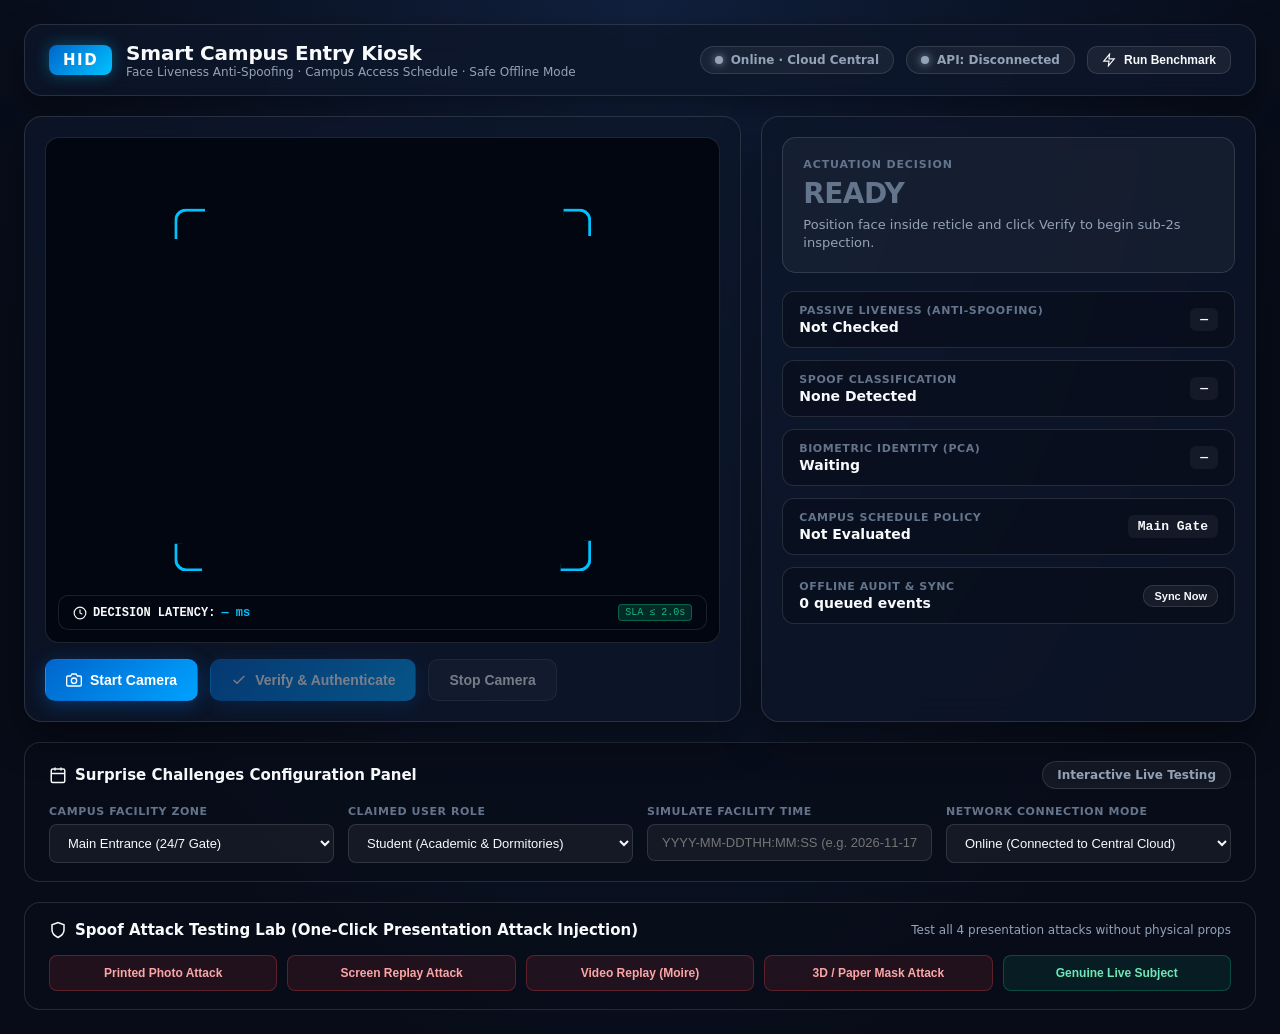
<file: frontend/kiosk.html>
<!doctype html>
<html lang="en">
<head>
  <meta charset="utf-8" />
  <meta name="viewport" content="width=device-width, initial-scale=1.0" />
  <title>HID Entry Kiosk | Face Liveness & Campus Access</title>
  <link rel="stylesheet" href="kiosk.css" />
</head>
<body>
  <div class="app-container">
    <!-- ── Top Header ── -->
    <header>
      <div class="brand-wrapper">
        <div class="hid-logo-badge">HID</div>
        <div class="title-group">
          <h1>Smart Campus Entry Kiosk</h1>
          <p>Face Liveness Anti-Spoofing · Campus Access Schedule · Safe Offline Mode</p>
        </div>
      </div>
      <div class="header-status-group">
        <div class="status-pill" id="offlineStatePill">
          <span class="pulse-dot"></span>
          <span id="networkModeLabel">Online · Cloud Central</span>
        </div>
        <div class="status-pill" id="apiStatePill">
          <span class="pulse-dot"></span>
          <span id="apiStatusText">API: checking…</span>
        </div>
        <button class="btn btn-secondary" id="btnRunBenchmark" style="padding: 6px 14px; font-size: 12px;">
          <svg width="14" height="14" viewBox="0 0 24 24" fill="none" stroke="currentColor" stroke-width="2"><path d="M13 2L3 14h9l-1 8 10-12h-9l1-8z"/></svg>
          Run Benchmark
        </button>
      </div>
    </header>

    <!-- ── Main Kiosk Interface ── -->
    <main class="kiosk-grid">
      <!-- Left: HUD Camera Viewport -->
      <section class="glass-card viewport-card">
        <div class="camera-container">
          <video id="webcam" autoplay playsinline muted></video>
          <canvas id="snapshotCanvas" hidden></canvas>

          <!-- HUD Face Targeting Reticle -->
          <div class="hud-reticle" id="hudReticle">
            <span class="reticle-corner-tr"></span>
            <span class="reticle-corner-bl"></span>
          </div>

          <!-- Bottom Telemetry HUD Bar -->
          <div class="hud-telemetry-strip">
            <div class="hud-timer">
              <svg width="14" height="14" viewBox="0 0 24 24" fill="none" stroke="currentColor" stroke-width="2"><circle cx="12" cy="12" r="10"/><polyline points="12 6 12 12 16 14"/></svg>
              <span>DECISION LATENCY: </span>
              <span id="latencyTimer" style="color: var(--accent-cyan); font-weight: 800;">— ms</span>
            </div>
            <div id="slaComplianceBadge" class="sla-badge">SLA &le; 2.0s</div>
          </div>
        </div>

        <!-- Camera & Authentication Actions -->
        <div class="kiosk-actions">
          <button class="btn btn-primary" id="btnStartCamera">
            <svg width="16" height="16" viewBox="0 0 24 24" fill="none" stroke="currentColor" stroke-width="2"><path d="M23 19a2 2 0 0 1-2 2H3a2 2 0 0 1-2-2V8a2 2 0 0 1 2-2h4l2-3h6l2 3h4a2 2 0 0 1 2 2z"/><circle cx="12" cy="13" r="4"/></svg>
            Start Camera
          </button>
          <button class="btn btn-primary" id="btnEvaluateAccess" disabled>
            <svg width="16" height="16" viewBox="0 0 24 24" fill="none" stroke="currentColor" stroke-width="2"><polyline points="20 6 9 17 4 12"/></svg>
            Verify & Authenticate
          </button>
          <button class="btn btn-secondary" id="btnStopCamera" disabled>Stop Camera</button>
        </div>
      </section>

      <!-- Right: Decision Telemetry & Access Summary -->
      <aside class="glass-card telemetry-card">
        <!-- Big Access Decision Verdict Banner -->
        <div class="verdict-banner" id="verdictBanner">
          <div class="verdict-header">Actuation Decision</div>
          <div class="verdict-title" id="verdictTitle">READY</div>
          <div class="verdict-reason" id="verdictReason">Position face inside reticle and click Verify to begin sub-2s inspection.</div>
        </div>

        <!-- Detailed Metrics List -->
        <div class="telemetry-sections">
          <!-- 1. Liveness & Spoof Status -->
          <div class="telemetry-row">
            <div class="metric-meta">
              <span class="metric-label">Passive Liveness (Anti-Spoofing)</span>
              <span class="metric-value" id="livenessStatusVal">Not Checked</span>
            </div>
            <span class="metric-tag" id="livenessScoreTag">—</span>
          </div>

          <!-- 2. Spoof Type Classification -->
          <div class="telemetry-row">
            <div class="metric-meta">
              <span class="metric-label">Spoof Classification</span>
              <span class="metric-value" id="spoofTypeVal">None Detected</span>
            </div>
            <span class="metric-tag" id="spoofTypeTag">—</span>
          </div>

          <!-- 3. Biometric Identity Recognition -->
          <div class="telemetry-row">
            <div class="metric-meta">
              <span class="metric-label">Biometric Identity (PCA)</span>
              <span class="metric-value" id="identityNameVal">Waiting</span>
            </div>
            <span class="metric-tag" id="identityDistTag">—</span>
          </div>

          <!-- 4. Campus Schedule Clearance -->
          <div class="telemetry-row">
            <div class="metric-meta">
              <span class="metric-label">Campus Schedule Policy</span>
              <span class="metric-value" id="scheduleStatusVal">Not Evaluated</span>
            </div>
            <span class="metric-tag" id="scheduleZoneTag">Main Gate</span>
          </div>

          <!-- 5. Offline Queue / Sync State -->
          <div class="telemetry-row">
            <div class="metric-meta">
              <span class="metric-label">Offline Audit &amp; Sync</span>
              <span class="metric-value" id="offlineBacklogVal">0 queued events</span>
            </div>
            <button class="btn btn-secondary" id="btnSyncNow" style="padding: 4px 10px; font-size: 11px;">
              Sync Now
            </button>
          </div>
        </div>
      </aside>
    </main>

    <!-- ── Interactive Simulator Controls: Schedule & Offline ── -->
    <section class="simulator-drawer">
      <div class="drawer-header">
        <h3>
          <svg width="18" height="18" viewBox="0 0 24 24" fill="none" stroke="currentColor" stroke-width="2"><rect x="3" y="4" width="18" height="18" rx="2" ry="2"/><line x1="16" y1="2" x2="16" y2="6"/><line x1="8" y1="2" x2="8" y2="6"/><line x1="3" y1="10" x2="21" y2="10"/></svg>
          Surprise Challenges Configuration Panel
        </h3>
        <span class="status-pill">Interactive Live Testing</span>
      </div>

      <div class="simulator-controls">
        <!-- Zone Selector -->
        <div class="control-group">
          <label for="selectZone">Campus Facility Zone</label>
          <select id="selectZone">
            <option value="main_gate">Main Entrance (24/7 Gate)</option>
            <option value="engineering_lab">Engineering Lab (08:00 - 20:00, Grace to 22:00)</option>
            <option value="library">Academic Library (07:00 - 23:00)</option>
            <option value="admin_office">Administrative Office (08:30 - 17:30 Mon-Fri)</option>
            <option value="dormitory">Student Dormitories (24/7 Residential)</option>
            <option value="server_room_high_security">Datacenter / Server Room (High Security)</option>
            <option value="faculty_lounge">Faculty &amp; Staff Lounge (06:00 - 23:00)</option>
            <option value="classroom_hall">Lecture Halls &amp; Classrooms (07:30 - 21:30)</option>
          </select>
        </div>

        <!-- Role Selector -->
        <div class="control-group">
          <label for="selectRole">Claimed User Role</label>
          <select id="selectRole">
            <option value="auto">Auto-Detect Role (from Recognized Face)</option>
            <option value="admin">Administrator (Campus Executive · All-Access)</option>
            <option value="teacher">Teacher / Professor (Faculty &amp; Labs)</option>
            <option value="student" selected>Student (Academic &amp; Dormitories)</option>
            <option value="user">General Campus User (Baseline Pass)</option>
            <option value="researcher">Research Fellow (24/7 Research Lab)</option>
            <option value="dean">Academic Dean (Senior Executive)</option>
            <option value="staff">Administrative / IT Staff</option>
            <option value="security">Security Personnel (Universal Bypass)</option>
            <option value="visitor">Visitor (Temporary Daytime Pass)</option>
            <option value="contractor">Contractor / Operations</option>
            <option value="maintenance">Facilities &amp; Maintenance</option>
          </select>
        </div>

        <!-- Simulated Time-of-Day -->
        <div class="control-group">
          <label for="simulatedTimeInput">Simulate Facility Time</label>
          <input type="text" id="simulatedTimeInput" placeholder="YYYY-MM-DDTHH:MM:SS (e.g. 2026-11-17T21:15:00)" />
        </div>

        <!-- Offline Air-Gap Mode Toggle -->
        <div class="control-group">
          <label for="toggleOfflineMode">Network Connection Mode</label>
          <select id="toggleOfflineMode">
            <option value="false">Online (Connected to Central Cloud)</option>
            <option value="true">Offline / Air-Gapped (Safe Local Fail-Secure)</option>
          </select>
        </div>
      </div>
    </section>

    <!-- ── Interactive Spoof Attack Simulator Lab ── -->
    <section class="simulator-drawer">
      <div class="drawer-header">
        <h3>
          <svg width="18" height="18" viewBox="0 0 24 24" fill="none" stroke="currentColor" stroke-width="2"><path d="M12 22s8-4 8-10V5l-8-3-8 3v7c0 6 8 10 8 10z"/></svg>
          Spoof Attack Testing Lab (One-Click Presentation Attack Injection)
        </h3>
        <span style="font-size: 12px; color: var(--text-secondary);">Test all 4 presentation attacks without physical props</span>
      </div>

      <div class="attack-grid">
        <button class="btn-attack" id="btnAttackPhoto">
          Printed Photo Attack
        </button>
        <button class="btn-attack" id="btnAttackScreen">
          Screen Replay Attack
        </button>
        <button class="btn-attack" id="btnAttackVideo">
          Video Replay (Moire)
        </button>
        <button class="btn-attack" id="btnAttackMask">
          3D / Paper Mask Attack
        </button>
        <button class="btn-attack btn-live-inject" id="btnInjectGenuine">
          Genuine Live Subject
        </button>
      </div>
    </section>
  </div>

  <!-- ── Step-Up Verification Modal (OTP / Fallback Challenge) ── -->
  <div class="modal-backdrop" id="stepUpModal">
    <div class="modal-content">
      <div class="modal-header">
        <h2>Secondary Verification Required</h2>
        <p id="modalReasonText">Initial confidence borderline or after-hours schedule grace window.</p>
      </div>

      <div class="control-group">
        <label>Enter 6-Digit Time-Based Passcode (TOTP) or Emergency PIN</label>
        <input type="text" id="otpCodeInput" class="otp-input" maxlength="6" placeholder="000000" />
      </div>

      <div style="font-size: 11px; color: var(--text-dim); display: flex; justify-content: space-between;">
        <span>Current Active Demo OTP: <b id="demoOtpCode" style="color: var(--accent-cyan); cursor: pointer;">Click to load</b></span>
        <span>Emergency Master PIN: <b>994821</b></span>
      </div>

      <div style="display: flex; gap: 10px; margin-top: 10px;">
        <button class="btn btn-primary" id="btnSubmitOtp" style="flex: 1;">Submit Code</button>
        <button class="btn btn-secondary" id="btnCancelModal">Cancel</button>
      </div>
    </div>
  </div>

  <script src="kiosk.js"></script>
</body>
</html>
</file>
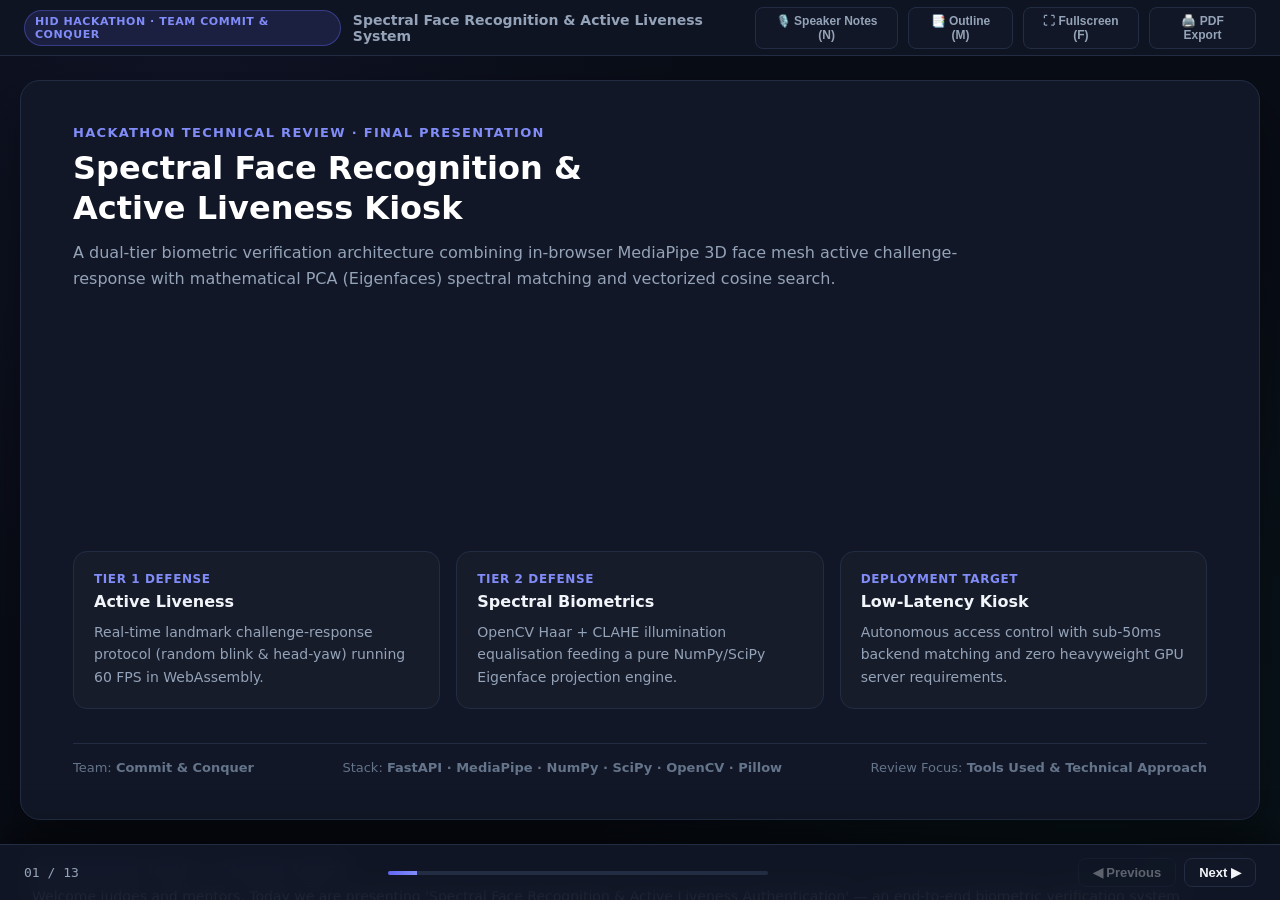
<file: frontend/presentation.html>
<!DOCTYPE html>
<html lang="en">
<head>
  <meta charset="UTF-8" />
  <meta name="viewport" content="width=device-width, initial-scale=1.0" />
  <title>Spectral Face Recognition & Liveness Review Presentation</title>
  <style>
    :root {
      --bg: #090d16;
      --surface: #111726;
      --surface-border: #222d44;
      --surface-hover: #192238;
      --accent: #6366f1;
      --accent-light: #818cf8;
      --accent-glow: rgba(99, 102, 241, 0.25);
      --success: #10b981;
      --success-glow: rgba(16, 185, 129, 0.2);
      --warning: #f59e0b;
      --danger: #ef4444;
      --text: #f1f5f9;
      --text-muted: #94a3b8;
      --text-dim: #64748b;
      --font: 'Inter', system-ui, -apple-system, BlinkMacSystemFont, "Segoe UI", Roboto, sans-serif;
      --mono: 'JetBrains Mono', 'Fira Code', Consolas, monospace;
    }

    * { box-sizing: border-box; margin: 0; padding: 0; }

    body {
      background-color: var(--bg);
      color: var(--text);
      font-family: var(--font);
      height: 100vh;
      overflow: hidden;
      display: flex;
      flex-direction: column;
      user-select: none;
    }

    /* ── Top Bar ── */
    header {
      height: 56px;
      padding: 0 24px;
      background: rgba(17, 23, 38, 0.85);
      backdrop-filter: blur(12px);
      border-bottom: 1px solid var(--surface-border);
      display: flex;
      align-items: center;
      justify-content: space-between;
      z-index: 100;
    }

    .brand {
      display: flex;
      align-items: center;
      gap: 12px;
    }

    .badge {
      background: rgba(99, 102, 241, 0.15);
      border: 1px solid rgba(99, 102, 241, 0.4);
      color: var(--accent-light);
      padding: 4px 10px;
      border-radius: 999px;
      font-size: 11px;
      font-weight: 700;
      letter-spacing: 0.05em;
      text-transform: uppercase;
    }

    .deck-title {
      font-size: 14px;
      font-weight: 600;
      color: var(--text-muted);
    }

    .header-actions {
      display: flex;
      align-items: center;
      gap: 10px;
    }

    .btn-icon {
      background: var(--surface);
      border: 1px solid var(--surface-border);
      color: var(--text-muted);
      padding: 6px 12px;
      border-radius: 8px;
      font-size: 12px;
      font-weight: 600;
      cursor: pointer;
      display: inline-flex;
      align-items: center;
      gap: 6px;
      transition: all 0.2s;
    }

    .btn-icon:hover {
      background: var(--surface-hover);
      color: var(--text);
      border-color: var(--accent);
    }

    .btn-icon.active {
      background: var(--accent);
      color: white;
      border-color: var(--accent);
    }

    /* ── Main Slide Viewport ── */
    #slide-container {
      flex: 1;
      position: relative;
      overflow: hidden;
      display: flex;
      align-items: center;
      justify-content: center;
      padding: 24px 32px;
      background: 
        radial-gradient(circle at 15% 15%, rgba(99, 102, 241, 0.08) 0%, transparent 40%),
        radial-gradient(circle at 85% 85%, rgba(16, 185, 129, 0.06) 0%, transparent 40%);
    }

    .slide {
      position: absolute;
      width: 100%;
      max-width: 1240px;
      height: 100%;
      max-height: 740px;
      background: var(--surface);
      border: 1px solid var(--surface-border);
      border-radius: 20px;
      padding: 44px 52px;
      display: flex;
      flex-direction: column;
      opacity: 0;
      visibility: hidden;
      transform: translateX(30px) scale(0.98);
      transition: all 0.35s cubic-bezier(0.16, 1, 0.3, 1);
      box-shadow: 0 25px 60px rgba(0, 0, 0, 0.45);
      overflow-y: auto;
    }

    .slide.active {
      opacity: 1;
      visibility: visible;
      transform: translateX(0) scale(1);
      z-index: 2;
    }

    .slide.prev {
      opacity: 0;
      visibility: hidden;
      transform: translateX(-30px) scale(0.98);
      z-index: 1;
    }

    /* ── Slide Typography & Elements ── */
    .slide-tag {
      color: var(--accent-light);
      font-size: 13px;
      font-weight: 700;
      text-transform: uppercase;
      letter-spacing: 0.1em;
      margin-bottom: 8px;
    }

    .slide-h1 {
      font-size: 32px;
      font-weight: 800;
      line-height: 1.25;
      margin-bottom: 12px;
      background: linear-gradient(135deg, #ffffff 40%, #cbd5e1 100%);
      -webkit-background-clip: text;
      -webkit-text-fill-color: transparent;
    }

    .slide-desc {
      color: var(--text-muted);
      font-size: 16px;
      line-height: 1.6;
      margin-bottom: 24px;
      max-width: 900px;
    }

    .slide-content {
      flex: 1;
      display: flex;
      flex-direction: column;
      gap: 20px;
    }

    /* ── Grids & Cards ── */
    .grid-2 {
      display: grid;
      grid-template-columns: 1fr 1fr;
      gap: 20px;
    }

    .grid-3 {
      display: grid;
      grid-template-columns: repeat(3, 1fr);
      gap: 16px;
    }

    .grid-4 {
      display: grid;
      grid-template-columns: repeat(4, 1fr);
      gap: 14px;
    }

    .card {
      background: rgba(255, 255, 255, 0.02);
      border: 1px solid var(--surface-border);
      border-radius: 14px;
      padding: 20px;
      transition: all 0.2s;
    }

    .card:hover {
      border-color: rgba(99, 102, 241, 0.4);
      background: rgba(255, 255, 255, 0.035);
    }

    .card-title {
      font-size: 16px;
      font-weight: 700;
      color: var(--text);
      display: flex;
      align-items: center;
      gap: 10px;
      margin-bottom: 10px;
    }

    .card-subtitle {
      font-size: 12px;
      color: var(--accent-light);
      text-transform: uppercase;
      font-weight: 700;
      letter-spacing: 0.05em;
      margin-bottom: 6px;
    }

    .card-body {
      font-size: 14px;
      color: var(--text-muted);
      line-height: 1.6;
    }

    .card-body ul {
      padding-left: 20px;
      margin-top: 8px;
    }

    .card-body li {
      margin-bottom: 6px;
    }

    /* ── Flowcharts & Pipelines ── */
    .flow-pipeline {
      display: flex;
      align-items: stretch;
      gap: 12px;
      margin: 12px 0 20px 0;
      overflow-x: auto;
      padding-bottom: 8px;
    }

    .flow-step {
      flex: 1;
      min-width: 170px;
      background: rgba(255, 255, 255, 0.02);
      border: 1px solid var(--surface-border);
      border-radius: 12px;
      padding: 16px;
      position: relative;
    }

    .flow-step::after {
      content: "➔";
      position: absolute;
      right: -12px;
      top: 50%;
      transform: translateY(-50%);
      color: var(--accent);
      font-size: 14px;
      font-weight: bold;
      z-index: 3;
    }

    .flow-step:last-child::after {
      display: none;
    }

    .flow-step .step-num {
      font-size: 11px;
      font-weight: 800;
      color: var(--accent-light);
      background: rgba(99, 102, 241, 0.15);
      display: inline-block;
      padding: 2px 8px;
      border-radius: 6px;
      margin-bottom: 8px;
    }

    .flow-step .step-title {
      font-size: 14px;
      font-weight: 700;
      color: var(--text);
      margin-bottom: 6px;
    }

    .flow-step .step-desc {
      font-size: 12px;
      color: var(--text-muted);
      line-height: 1.4;
    }

    /* ── Code & Math blocks ── */
    pre, code {
      font-family: var(--mono);
    }

    .math-box {
      background: #080c14;
      border: 1px solid var(--surface-border);
      border-left: 4px solid var(--accent);
      border-radius: 10px;
      padding: 14px 18px;
      font-family: var(--mono);
      font-size: 13px;
      color: #e2e8f0;
      line-height: 1.6;
      margin: 10px 0;
    }

    .math-highlight {
      color: #38bdf8;
      font-weight: bold;
    }

    /* ── Tables ── */
    table.data-table {
      width: 100%;
      border-collapse: collapse;
      font-size: 13px;
      margin-top: 10px;
    }

    table.data-table th {
      text-align: left;
      padding: 10px 14px;
      background: rgba(255, 255, 255, 0.04);
      color: var(--text);
      border-bottom: 1px solid var(--surface-border);
      font-weight: 700;
    }

    table.data-table td {
      padding: 10px 14px;
      border-bottom: 1px solid rgba(255, 255, 255, 0.04);
      color: var(--text-muted);
      vertical-align: top;
    }

    table.data-table tr:hover td {
      background: rgba(255, 255, 255, 0.02);
      color: var(--text);
    }

    .tag-pill {
      display: inline-block;
      padding: 2px 8px;
      border-radius: 6px;
      font-size: 11px;
      font-weight: 600;
    }

    .tag-blue { background: rgba(56, 189, 248, 0.15); color: #38bdf8; }
    .tag-green { background: rgba(16, 185, 129, 0.15); color: #34d399; }
    .tag-purple { background: rgba(168, 85, 247, 0.15); color: #c084fc; }
    .tag-amber { background: rgba(245, 158, 11, 0.15); color: #fbbf24; }
    .tag-red { background: rgba(239, 68, 68, 0.15); color: #f87171; }

    /* ── Speaker Notes Drawer ── */
    #notes-drawer {
      position: fixed;
      bottom: 56px;
      left: 0;
      right: 0;
      background: rgba(13, 18, 30, 0.95);
      backdrop-filter: blur(16px);
      border-top: 1px solid var(--surface-border);
      padding: 18px 32px;
      max-height: 220px;
      overflow-y: auto;
      transform: translateY(100%);
      transition: transform 0.3s cubic-bezier(0.16, 1, 0.3, 1);
      z-index: 90;
      box-shadow: 0 -10px 30px rgba(0, 0, 0, 0.5);
    }

    #notes-drawer.open {
      transform: translateY(0);
    }

    .notes-header {
      display: flex;
      justify-content: space-between;
      align-items: center;
      margin-bottom: 8px;
    }

    .notes-title {
      font-size: 12px;
      font-weight: 700;
      color: var(--accent-light);
      text-transform: uppercase;
      letter-spacing: 0.08em;
    }

    .notes-body {
      font-size: 14px;
      color: #cbd5e1;
      line-height: 1.6;
    }

    /* ── Bottom Controls ── */
    footer {
      height: 56px;
      background: rgba(17, 23, 38, 0.85);
      backdrop-filter: blur(12px);
      border-top: 1px solid var(--surface-border);
      padding: 0 24px;
      display: flex;
      align-items: center;
      justify-content: space-between;
      z-index: 100;
    }

    .progress-bar {
      flex: 1;
      max-width: 380px;
      height: 4px;
      background: var(--surface-border);
      border-radius: 999px;
      margin: 0 20px;
      overflow: hidden;
    }

    .progress-fill {
      height: 100%;
      background: linear-gradient(90deg, var(--accent), var(--accent-light));
      width: 0%;
      transition: width 0.3s;
    }

    .nav-buttons {
      display: flex;
      align-items: center;
      gap: 8px;
    }

    .btn-nav {
      background: var(--surface);
      border: 1px solid var(--surface-border);
      color: var(--text);
      padding: 6px 14px;
      border-radius: 8px;
      font-size: 13px;
      font-weight: 600;
      cursor: pointer;
      transition: all 0.2s;
    }

    .btn-nav:hover:not(:disabled) {
      background: var(--surface-hover);
      border-color: var(--accent);
    }

    .btn-nav:disabled {
      opacity: 0.35;
      cursor: not-allowed;
    }

    .slide-counter {
      font-size: 13px;
      font-family: var(--mono);
      color: var(--text-muted);
    }

    /* ── Slide Quick Selector Drawer ── */
    #quick-nav {
      position: fixed;
      top: 56px;
      bottom: 56px;
      right: 0;
      width: 320px;
      background: rgba(13, 18, 30, 0.96);
      backdrop-filter: blur(16px);
      border-left: 1px solid var(--surface-border);
      padding: 20px;
      overflow-y: auto;
      transform: translateX(100%);
      transition: transform 0.3s;
      z-index: 95;
    }

    #quick-nav.open {
      transform: translateX(0);
    }

    .nav-item {
      padding: 10px 14px;
      border-radius: 8px;
      font-size: 13px;
      color: var(--text-muted);
      cursor: pointer;
      margin-bottom: 6px;
      transition: all 0.2s;
      display: flex;
      align-items: center;
      gap: 10px;
    }

    .nav-item:hover {
      background: var(--surface-hover);
      color: var(--text);
    }

    .nav-item.active {
      background: rgba(99, 102, 241, 0.15);
      border: 1px solid rgba(99, 102, 241, 0.4);
      color: var(--accent-light);
      font-weight: 600;
    }

    /* Print styling */
    @media print {
      body {
        overflow: visible;
        height: auto;
        background: white;
        color: black;
      }
      header, footer, #notes-drawer, #quick-nav {
        display: none !important;
      }
      #slide-container {
        padding: 0;
        overflow: visible;
        display: block;
      }
      .slide {
        position: relative !important;
        opacity: 1 !important;
        visibility: visible !important;
        transform: none !important;
        max-height: none !important;
        height: 100vh !important;
        page-break-after: always;
        break-after: page;
        border: none !important;
        box-shadow: none !important;
        background: white !important;
        color: black !important;
      }
      .slide-h1 {
        -webkit-text-fill-color: black;
        color: black;
      }
      .card, .math-box, .flow-step {
        background: #f8fafc !important;
        color: #1e293b !important;
        border-color: #cbd5e1 !important;
      }
    }
  </style>
</head>
<body>

  <!-- Top Bar -->
  <header>
    <div class="brand">
      <div class="badge">HID Hackathon · Team Commit &amp; Conquer</div>
      <div class="deck-title">Spectral Face Recognition &amp; Active Liveness System</div>
    </div>
    <div class="header-actions">
      <button class="btn-icon" id="toggle-notes" title="Toggle Speaker Notes (N)">
        🎙️ Speaker Notes (N)
      </button>
      <button class="btn-icon" id="toggle-menu" title="Slides Outline (M)">
        📑 Outline (M)
      </button>
      <button class="btn-icon" id="btn-fullscreen" title="Fullscreen (F)">
        ⛶ Fullscreen (F)
      </button>
      <button class="btn-icon" onclick="window.print()" title="Print / PDF Export">
        🖨️ PDF Export
      </button>
    </div>
  </header>

  <!-- Slide Viewport -->
  <main id="slide-container">

    <!-- ── SLIDE 1: Title Slide ── -->
    <div class="slide active" data-notes="Welcome judges and mentors. Today we are presenting 'Spectral Face Recognition & Active Liveness Authentication' — an end-to-end biometric verification system engineered for the HID Hackathon by Team Commit & Conquer. Our goal was to create a lightweight, fully explainable, two-tier facial verification pipeline combining real-time presentation-attack defense with mathematical eigenface projection.">
      <div class="slide-tag">Hackathon Technical Review · Final Presentation</div>
      <h1 class="slide-h1">Spectral Face Recognition &amp;<br>Active Liveness Kiosk</h1>
      <p class="slide-desc">
        A dual-tier biometric verification architecture combining in-browser MediaPipe 3D face mesh active challenge-response with mathematical PCA (Eigenfaces) spectral matching and vectorized cosine search.
      </p>
      <div class="slide-content">
        <div class="grid-3" style="margin-top: auto;">
          <div class="card">
            <div class="card-subtitle">Tier 1 Defense</div>
            <div class="card-title">Active Liveness</div>
            <div class="card-body">Real-time landmark challenge-response protocol (random blink &amp; head-yaw) running 60 FPS in WebAssembly.</div>
          </div>
          <div class="card">
            <div class="card-subtitle">Tier 2 Defense</div>
            <div class="card-title">Spectral Biometrics</div>
            <div class="card-body">OpenCV Haar + CLAHE illumination equalisation feeding a pure NumPy/SciPy Eigenface projection engine.</div>
          </div>
          <div class="card">
            <div class="card-subtitle">Deployment Target</div>
            <div class="card-title">Low-Latency Kiosk</div>
            <div class="card-body">Autonomous access control with sub-50ms backend matching and zero heavyweight GPU server requirements.</div>
          </div>
        </div>
        <div style="display:flex; justify-content:space-between; align-items:center; border-top: 1px solid var(--surface-border); padding-top: 16px; margin-top: 14px; font-size: 13px; color: var(--text-dim);">
          <div>Team: <strong>Commit &amp; Conquer</strong></div>
          <div>Stack: <strong>FastAPI · MediaPipe · NumPy · SciPy · OpenCV · Pillow</strong></div>
          <div>Review Focus: <strong>Tools Used &amp; Technical Approach</strong></div>
        </div>
      </div>
    </div>

    <!-- ── SLIDE 2: Problem Statement & Motivation ── -->
    <div class="slide" data-notes="Slide 2 frames the challenge. Traditional biometric systems face two huge problems: vulnerability to Presentation Attacks (such as holding up a photo or tablet screen), and the massive compute requirements of deep neural networks. Heavy models require dedicated GPUs, introduce high cloud latency, and act as opaque black boxes. Our goal was to build a secure, explainable, and ultra-lightweight system.">
      <div class="slide-tag">Context &amp; Motivation</div>
      <h1 class="slide-h1">The Biometric Security Dilemma</h1>
      <p class="slide-desc">
        Modern facial authentication must simultaneously prevent fraudulent presentation attacks while providing ultra-fast, friction-free verification on constrained edge or kiosk hardware.
      </p>
      <div class="slide-content">
        <div class="grid-2">
          <div class="card" style="border-left: 4px solid var(--danger);">
            <div class="card-title" style="color: #f87171;">⚠️ Vulnerability to Spoofing (Presentation Attacks)</div>
            <div class="card-body">
              <ul>
                <li><strong>2D Static Spoofs:</strong> High-resolution printed photos and ID badge snapshots easily fool naive 2D cameras.</li>
                <li><strong>Digital Replay:</strong> Smartphones, tablets, and monitor video replays mimic genuine faces.</li>
                <li><strong>Impersonation Risk:</strong> Zero liveness checks mean stolen images grant physical door or kiosk access.</li>
              </ul>
            </div>
          </div>
          <div class="card" style="border-left: 4px solid var(--warning);">
            <div class="card-title" style="color: #fbbf24;">⚙️ The Deep Learning Dilemma on Edge Hardware</div>
            <div class="card-body">
              <ul>
                <li><strong>Heavy Compute:</strong> Multi-gigabyte ResNet/Transformer models demand expensive server-side GPUs.</li>
                <li><strong>Latency Spikes:</strong> Remote inference causes 500ms+ roundtrip network latency, hurting kiosk UX.</li>
                <li><strong>Black-Box Nature:</strong> Deep embeddings cannot be mathematically audited or projected back to visually inspectable components.</li>
              </ul>
            </div>
          </div>
        </div>
        <div class="card" style="background: rgba(99, 102, 241, 0.06); border-color: rgba(99, 102, 241, 0.3);">
          <div class="card-title" style="color: var(--accent-light);">💡 Our Solution &amp; Engineering Philosophy</div>
          <div class="card-body" style="color: var(--text);">
            A <strong>two-tier hybrid architecture</strong>: Offload active interactive liveness verification to the client browser via GPU-accelerated WebAssembly landmarks (zero server cost), while executing clean, explainable, and lightning-fast <strong>Principal Component Analysis (PCA) Eigenface spectral projection</strong> on the backend with vectorized nearest-neighbor retrieval.
          </div>
        </div>
      </div>
    </div>

    <!-- ── SLIDE 3: End-to-End System Architecture ── -->
    <div class="slide" data-notes="Here is our end-to-end architecture. The user approaches the kiosk camera. Step 1: MediaPipe extracts 478 3D facial landmarks directly inside the browser. Step 2: An unpredictable active challenge is issued (such as blink or turn head). Step 3: Once verified, an instant snapshot is taken and sent over REST. Step 4: The backend runs Haar face detection and CLAHE illumination normalisation. Step 5: The face is projected onto the top-K eigenfaces. Step 6: Vectorised cosine distance produces an immediate ALLOW or DENY.">
      <div class="slide-tag">System Design</div>
      <h1 class="slide-h1">End-to-End Architectural Pipeline</h1>
      <p class="slide-desc">
        A decoupled client-server architecture balancing edge computational offloading with secure centralized identity matching.
      </p>
      <div class="slide-content">
        <div class="flow-pipeline">
          <div class="flow-step">
            <span class="step-num">Step 01</span>
            <div class="step-title">Video Stream</div>
            <div class="step-desc">WebRTC video capture at 640×480 @ 60 FPS in HTML5 Video/Canvas.</div>
          </div>
          <div class="flow-step">
            <span class="step-num">Step 02</span>
            <div class="step-title">Active Liveness</div>
            <div class="step-desc">MediaPipe Tasks Vision tracks 478 landmarks; checks EAR &amp; head yaw.</div>
          </div>
          <div class="flow-step">
            <span class="step-num">Step 03</span>
            <div class="step-title">Payload Capture</div>
            <div class="step-desc">On challenge pass, snapshot sent to FastAPI <code>POST /verify</code>.</div>
          </div>
          <div class="flow-step">
            <span class="step-num">Step 04</span>
            <div class="step-title">Preprocessing</div>
            <div class="step-desc">OpenCV Haar face crop + CLAHE lighting equalisation (100×100 px).</div>
          </div>
          <div class="flow-step">
            <span class="step-num">Step 05</span>
            <div class="step-title">PCA Projection</div>
            <div class="step-desc">Projection onto orthonormal basis <code>Ω = Uᵀ(x − Ψ)</code> in ℝᴷ space.</div>
          </div>
          <div class="flow-step">
            <span class="step-num">Step 06</span>
            <div class="step-title">Vector Match</div>
            <div class="step-desc">Cosine distance against stored Ω; threshold 0.35 yields ALLOW / DENY.</div>
          </div>
        </div>

        <div class="grid-2">
          <div class="card">
            <div class="card-subtitle">Client / Kiosk Realm (Edge)</div>
            <div class="card-title">Front-of-House Processing</div>
            <div class="card-body">
              All interactive challenge frames remain local on the user's machine. Zero video frames are streamed across the wire until liveness criteria are strictly satisfied, protecting network bandwidth and client privacy.
            </div>
          </div>
          <div class="card">
            <div class="card-subtitle">Backend Microservice Realm (Core)</div>
            <div class="card-title">Back-of-House Processing</div>
            <div class="card-body">
              FastAPI handles enrollment and verification in milliseconds. Vectorized NumPy matrix operations ensure sub-50ms execution without needing external database daemons or GPU accelerators.
            </div>
          </div>
        </div>
      </div>
    </div>

    <!-- ── SLIDE 4: Comprehensive Tools & Technology Stack ── -->
    <div class="slide" data-notes="Let's dive into the tools we chose and why. We deliberately avoided bloated frameworks in favor of high-performance, focused tools. For the client: MediaPipe Tasks Vision in WebAssembly. For backend: FastAPI and Uvicorn for asynchronous I/O. For mathematics and CV: NumPy, SciPy for eigenvalue decomposition, OpenCV for Haar cascades and CLAHE, and Pillow. For vector storage: a custom NumPy compressed vector store that provides ChromaDB-compatible cosine queries with zero compilation overhead.">
      <div class="slide-tag">Technology Stack</div>
      <h1 class="slide-h1">Tools &amp; Frameworks Utilized</h1>
      <p class="slide-desc">
        Carefully curated technology stack prioritizing computational efficiency, mathematical transparency, and developer ergonomics.
      </p>
      <div class="slide-content">
        <table class="data-table">
          <thead>
            <tr>
              <th>Domain</th>
              <th>Tool / Library</th>
              <th>Version</th>
              <th>Architectural Role &amp; Rationale</th>
            </tr>
          </thead>
          <tbody>
            <tr>
              <td><strong>Computer Vision (Edge)</strong></td>
              <td><code>@mediapipe/tasks-vision</code></td>
              <td>0.10.14</td>
              <td>GPU-accelerated Face Landmarker running in WebAssembly. Tracks 478 3D landmarks client-side to calculate eye aspect ratio (EAR) and head-yaw deviation without server load.</td>
            </tr>
            <tr>
              <td><strong>Backend Framework</strong></td>
              <td><code>FastAPI</code> + <code>Uvicorn</code></td>
              <td>0.111.0 / 0.29.0</td>
              <td>High-throughput asynchronous REST API. Provides automated OpenAPI/Swagger documentation, strict Pydantic validation, and non-blocking multipart file uploads.</td>
            </tr>
            <tr>
              <td><strong>Spectral Mathematics</strong></td>
              <td><code>NumPy</code> + <code>SciPy</code></td>
              <td>1.26.4 / 1.13.0</td>
              <td>Core linear algebra engine. Computes mean face Ψ, deviation matrix A, surrogate covariance L=AᵀA, and Hermitian eigenvalue decomposition via <code>scipy.linalg.eigh</code>.</td>
            </tr>
            <tr>
              <td><strong>Image Processing</strong></td>
              <td><code>OpenCV</code> + <code>Pillow</code></td>
              <td>4.9.0 / 10.3.0</td>
              <td>Haar Cascade frontal face localization (crops out background interference), Lanczos-4 resampling (100×100 px), and CLAHE adaptive histogram equalisation.</td>
            </tr>
            <tr>
              <td><strong>Vector Storage</strong></td>
              <td><code>VectorStore (NumPy .npz)</code></td>
              <td>Native / Custom</td>
              <td>Pure-NumPy vector store with ChromaDB API interface. Persists Ω weights and user identities with zero external daemon overhead and instant vectorized cosine search.</td>
            </tr>
            <tr>
              <td><strong>Testing &amp; QA</strong></td>
              <td><code>Pytest</code> + <code>HTTPX</code></td>
              <td>8.2.0 / 0.27.0</td>
              <td>Test-driven verification suite with isolated test fixtures, synthetic face generators, and end-to-end integration scripts (<code>run_demo.py</code>).</td>
            </tr>
          </tbody>
        </table>
      </div>
    </div>

    <!-- ── SLIDE 5: The Approach — Active Liveness & Challenge Protocol ── -->
    <div class="slide" data-notes="Slide 5 covers Step 1 of our approach: Active Liveness Detection. When a user begins authentication, the system randomly selects a challenge: a blink, head turn left, or head turn right. An attacker holding up a photo or pre-recorded video cannot anticipate the random challenge. We calculate the Eye Aspect Ratio using six landmark points per eye, triggering a pass when EAR drops below 0.19 and recovers above 0.23. For head turns, we measure nose deviation against face width.">
      <div class="slide-tag">Our Approach · Stage 1</div>
      <h1 class="slide-h1">Active Liveness &amp; Interactive Challenge Protocol</h1>
      <p class="slide-desc">
        Defeating static presentation attacks (printed photographs and static screens) via non-deterministic behavioral challenges.
      </p>
      <div class="slide-content">
        <div class="grid-2">
          <div class="card">
            <div class="card-subtitle">Algorithmic Metric 1</div>
            <div class="card-title">Eye Aspect Ratio (EAR) - Blink Detection</div>
            <div class="card-body">
              Calculates relative vertical eye opening using 6 distinct 3D landmarks per eye:
              <div class="math-box">
                EAR = <span class="math-highlight">(||p₁₆₀ - p₁₄₄|| + ||p₁₅₈ - p₁₅₃||) / (2 · ||p₃₃ - p₁₃₃||)</span>
              </div>
              <ul>
                <li><strong>Closed Eye State:</strong> Triggered when <code>EAR &lt; 0.19</code>.</li>
                <li><strong>Open Recovery State:</strong> Confirmed when <code>EAR &gt; 0.23</code>.</li>
                <li>Requires genuine physiological blink dynamics.</li>
              </ul>
            </div>
          </div>

          <div class="card">
            <div class="card-subtitle">Algorithmic Metric 2</div>
            <div class="card-title">Normalized Head Yaw Deviation</div>
            <div class="card-body">
              Measures horizontal displacement of nose tip (landmark 1) relative to facial boundary landmarks (234 and 454):
              <div class="math-box">
                Δ_yaw = <span class="math-highlight">[p₁.x - (p₂₃₄.x + p₄₅₄.x)/2] / FaceWidth</span>
              </div>
              <ul>
                <li><strong>Turn Left:</strong> Confirmed when <code>Δ_yaw &lt; -0.12</code>.</li>
                <li><strong>Turn Right:</strong> Confirmed when <code>Δ_yaw &gt; +0.12</code>.</li>
                <li>Dynamic baseline calibrated upon challenge initiation.</li>
              </ul>
            </div>
          </div>
        </div>

        <div class="card" style="background: rgba(16, 185, 129, 0.05); border-color: rgba(16, 185, 129, 0.3);">
          <div class="card-title" style="color: var(--success);">🛡️ Why Challenge-Response Beats Static Detectors</div>
          <div class="card-body" style="color: var(--text);">
            Static passive detectors can be tricked by high-resolution prints or cutouts. By introducing <strong>non-deterministic challenge prompts</strong> chosen dynamically at runtime, an adversary cannot pre-record a static gesture sequence. The challenge must be performed in real-time within the active camera session.
          </div>
        </div>
      </div>
    </div>

    <!-- ── SLIDE 6: The Approach — Illumination & Preprocessing Pipeline ── -->
    <div class="slide" data-notes="Slide 6 addresses a critical pitfall in face recognition: background and lighting sensitivity. In standard PCA, if you don't crop the face, the algorithm ends up learning the wall background or the room shadow instead of the face geometry! We solved this with a robust preprocessing pipeline: Haar cascade face detection with 20% peripheral padding, Lanczos4 downsampling to 100x100 pixels, and CLAHE adaptive histogram equalisation with an 8x8 tile grid.">
      <div class="slide-tag">Our Approach · Stage 2</div>
      <h1 class="slide-h1">Face Localization &amp; Illumination Invariance</h1>
      <p class="slide-desc">
        Eliminating background contamination and lighting gradients before spectral projection.
      </p>
      <div class="slide-content">
        <div class="grid-3">
          <div class="card">
            <div class="card-subtitle">Step 1: Localization</div>
            <div class="card-title">Haar Cascade Crop</div>
            <div class="card-body">
              Locates frontal face bounds with <code>+20%</code> contextual padding.
              <br><br>
              <em>Why it matters:</em> Prevents PCA from learning "white wall" or "dark office" as primary principal components.
            </div>
          </div>

          <div class="card">
            <div class="card-subtitle">Step 2: Resampling</div>
            <div class="card-title">Lanczos-4 Interpolation</div>
            <div class="card-body">
              Downsamples cropped face to standard <code>100 × 100</code> grayscale matrix (dimension <code>d = 10,000</code>).
              <br><br>
              <em>Why it matters:</em> Retains high-frequency edge detail while maintaining constant vector dimensionality.
            </div>
          </div>

          <div class="card">
            <div class="card-subtitle">Step 3: Equalization</div>
            <div class="card-title">CLAHE Normalization</div>
            <div class="card-body">
              Contrast Limited Adaptive Histogram Equalisation (clipLimit=2.0, tileGrid=8×8).
              <br><br>
              <em>Why it matters:</em> Equalizes localized lighting variations so shadows and bright glares do not skew recognition.
            </div>
          </div>
        </div>

        <div class="math-box">
          Pipeline Transformation: 
          <span class="math-highlight">Raw Bytes</span> ➔ 
          <span class="math-highlight">PIL Decode</span> ➔ 
          <span class="math-highlight">OpenCV Haar Crop</span> ➔ 
          <span class="math-highlight">Resize 100×100</span> ➔ 
          <span class="math-highlight">CLAHE Equalize</span> ➔ 
          <span class="math-highlight">Float32 [0, 1] Vector x ∈ ℝ¹⁰⁰⁰⁰</span>
        </div>
      </div>
    </div>

    <!-- ── SLIDE 7: The Approach — Spectral Mathematics (PCA / Eigenfaces) ── -->
    <div class="slide" data-notes="Slide 7 presents the mathematical core: the Sirovich-Kirby / Turk-Pentland Eigenface method. If we have 10,000-dimensional face vectors, the standard covariance matrix would be 10,000 by 10,000 — 100 million elements! Inverting or decomposing that would crash most systems. Instead, we compute the surrogate covariance matrix L = A-transpose times A, which is only N by N, where N is the number of faces! We find the eigenvectors of L and project them back into image space to form our orthonormal basis U.">
      <div class="slide-tag">Our Approach · Stage 3</div>
      <h1 class="slide-h1">Spectral Mathematics: The Eigenfaces Pipeline</h1>
      <p class="slide-desc">
        Dimensionality reduction via Principal Component Analysis using the Sirovich &amp; Kirby surrogate covariance optimization.
      </p>
      <div class="slide-content">
        <div class="grid-2">
          <div class="card">
            <div class="card-subtitle">Mathematical Formulation</div>
            <div class="card-title">1. Mean Face &amp; Deviation Matrix</div>
            <div class="card-body">
              Given <code>N</code> face images stacked in <code>X ∈ ℝ^(N × d)</code>:
              <div class="math-box">
                Mean Face: <span class="math-highlight">Ψ = (1/N) ∑ xᵢ</span>  (shape: 10,000)<br>
                Deviation Matrix: <span class="math-highlight">A = (X − Ψ)ᵀ</span>  (shape: 10,000 × N)
              </div>
              Each column of <code>A</code> represents how a face deviates from the average human face.
            </div>
          </div>

          <div class="card">
            <div class="card-subtitle">The Core Algorithmic Trick</div>
            <div class="card-title">2. Surrogate Covariance (L = AᵀA)</div>
            <div class="card-body">
              Standard covariance <code>C = AAᵀ</code> is <code>10,000 × 10,000</code> (100M floats!).
              <div class="math-box">
                Surrogate Covariance: <span class="math-highlight">L = AᵀA</span>  (shape: N × N)<br>
                Eigendecomposition: <span class="math-highlight">L vᵢ = λᵢ vᵢ</span>
              </div>
              Instead of 100M entries, <code>L</code> is only <code>N × N</code>. Eigendecomposition executes in under 2 milliseconds!
            </div>
          </div>
        </div>

        <div class="grid-2">
          <div class="card">
            <div class="card-subtitle">Image Space Reconstruction</div>
            <div class="card-title">3. Eigenface Basis (U)</div>
            <div class="card-body">
              Multiply deviation matrix by surrogate eigenvectors and normalize:
              <div class="math-box">
                uᵢ = <span class="math-highlight">A · vᵢ / ||A · vᵢ||</span> ➔ <span class="math-highlight">U ∈ ℝ^(10,000 × K)</span>
              </div>
              Forms an orthonormal basis of <code>K</code> eigenfaces capturing primary facial variances.
            </div>
          </div>

          <div class="card">
            <div class="card-subtitle">Inference Projection</div>
            <div class="card-title">4. Face Space Representation (Ω)</div>
            <div class="card-body">
              Project any query face vector <code>x</code> into compact K-dimensional space:
              <div class="math-box">
                <span class="math-highlight">Ω = Uᵀ(x − Ψ)</span>  (shape: K,)
              </div>
              A 10,000-pixel face image is compressed to just <code>K = 50</code> spectral coefficients!
            </div>
          </div>
        </div>
      </div>
    </div>

    <!-- ── SLIDE 8: The Approach — Vector Matching & Decision Logic ── -->
    <div class="slide" data-notes="Slide 8 covers similarity matching and decision logic. Once a face is projected into its 50-dimensional weight vector Omega, we compare it against all enrolled users in our vector store using cosine distance. If the distance is less than or equal to 0.35, the identity is verified and confidence is computed. If greater than 0.35, it's flagged as an unknown face. The kiosk only issues an ALLOW verdict if both Tier 1 liveness and Tier 2 identity match succeed.">
      <div class="slide-tag">Our Approach · Stage 4</div>
      <h1 class="slide-h1">Vector Matching &amp; Multi-Tier Decision Logic</h1>
      <p class="slide-desc">
        Vectorized nearest-neighbor query in spectral face space combined with liveness verification gating.
      </p>
      <div class="slide-content">
        <div class="grid-2">
          <div class="card">
            <div class="card-subtitle">Vector Metric</div>
            <div class="card-title">Cosine Distance in ℝᴷ Space</div>
            <div class="card-body">
              Measures angular deviation between query vector <code>Ω_q</code> and enrolled vector <code>Ω_i</code>:
              <div class="math-box">
                D_cos(Ω_q, Ω_i) = <span class="math-highlight">1 − (Ω_q · Ω_i) / (||Ω_q|| · ||Ω_i||)</span>
              </div>
              <ul>
                <li><strong>Range:</strong> 0.0 (identical vector) to 2.0 (opposite).</li>
                <li><strong>Confidence Metric:</strong> <code>max(0.0, 1.0 − D_cos)</code></li>
                <li><strong>Configured Threshold:</strong> <code>0.35</code></li>
              </ul>
            </div>
          </div>

          <div class="card">
            <div class="card-subtitle">Decision Policy</div>
            <div class="card-title">Combined Turnstile Authentication</div>
            <div class="card-body">
              A strict AND-gate requirement for kiosk entry:
              <div class="math-box" style="border-left-color: var(--success);">
                IF (Liveness == <span style="color:var(--success)">PASSED</span>) AND (D_min ≤ 0.35):<br>
                ➔ <span style="color:var(--success); font-weight:bold;">ALLOW (Identity Matched)</span><br><br>
                ELSE IF (Liveness == <span style="color:var(--success)">PASSED</span>) AND (D_min &gt; 0.35):<br>
                ➔ <span style="color:var(--danger); font-weight:bold;">DENY (Unknown Face)</span><br><br>
                ELSE:<br>
                ➔ <span style="color:var(--warning); font-weight:bold;">REQUEST VERIFICATION (Liveness Pending/Failed)</span>
              </div>
            </div>
          </div>
        </div>

        <div class="card">
          <div class="card-title">⚡ High-Efficiency Vector Store Architecture</div>
          <div class="card-body">
            Replaced heavy external vector databases with a tailored, pure-NumPy <code>.npz</code> store. It preserves zero external server dependencies, instant file persistence, and sub-millisecond vectorized batch queries across enrolled users.
          </div>
        </div>
      </div>
    </div>

    <!-- ── SLIDE 9: System Walkthrough & User Interfaces ── -->
    <div class="slide" data-notes="Slide 9 shows our dual UI architecture. We built two distinct interfaces: the Management Dashboard and the Liveness Kiosk. The management dashboard handles enrollment, user deletion, manual photo testing, and model retraining. The liveness kiosk is designed for automated turnstiles, showing live camera feed, real-time feedback, challenge prompts, decision summary, and elapsed latency.">
      <div class="slide-tag">Demonstration</div>
      <h1 class="slide-h1">Dual Interface System Walkthrough</h1>
      <p class="slide-desc">
        Purpose-built interfaces separating administrative identity management from automated kiosk access.
      </p>
      <div class="slide-content">
        <div class="grid-2">
          <div class="card" style="border-top: 4px solid var(--accent);">
            <div class="card-subtitle">Interface 1 · Administrative Dashboard</div>
            <div class="card-title"><code>frontend/index.html</code></div>
            <div class="card-body">
              <ul>
                <li><strong>Interactive Enrollment:</strong> Drag-and-drop face uploads with automatic Haar detection check.</li>
                <li><strong>Model Management:</strong> Dynamic retraining trigger upon user addition or deletion.</li>
                <li><strong>Gallery View:</strong> Real-time enrolled user roster with initials and deletion controls.</li>
                <li><strong>Static Verification:</strong> Manual image testing with instant distance scores and confidence bar.</li>
              </ul>
            </div>
          </div>

          <div class="card" style="border-top: 4px solid var(--success);">
            <div class="card-subtitle">Interface 2 · Active Liveness Kiosk</div>
            <div class="card-title"><code>frontend/kiosk.html</code></div>
            <div class="card-body">
              <ul>
                <li><strong>Real-time Camera Stream:</strong> 60 FPS video canvas with mirrored display.</li>
                <li><strong>Dynamic Challenge HUD:</strong> Contextual instructions (e.g. <em>"Blink once"</em>, <em>"Turn head left"</em>).</li>
                <li><strong>Audited Decision Panel:</strong> 3-stage breakdown showing Liveness, Identity match, and final ALLOW/DENY.</li>
                <li><strong>Live Latency Stopwatch:</strong> Measures total elapsed time from challenge start to API verdict.</li>
              </ul>
            </div>
          </div>
        </div>

        <div class="grid-3" style="margin-top: 10px;">
          <div class="card" style="text-align: center; padding: 14px;">
            <div style="font-size: 24px; font-weight:800; color: var(--accent-light);">640 × 480</div>
            <div style="font-size: 12px; color: var(--text-muted); margin-top: 4px;">Kiosk Capture Resolution</div>
          </div>
          <div class="card" style="text-align: center; padding: 14px;">
            <div style="font-size: 24px; font-weight:800; color: var(--success);">478 Points</div>
            <div style="font-size: 12px; color: var(--text-muted); margin-top: 4px;">3D Mesh Landmarks</div>
          </div>
          <div class="card" style="text-align: center; padding: 14px;">
            <div style="font-size: 24px; font-weight:800; color: var(--warning);">&lt; 50 ms</div>
            <div style="font-size: 12px; color: var(--text-muted); margin-top: 4px;">Backend Matching Latency</div>
          </div>
        </div>
      </div>
    </div>

    <!-- ── SLIDE 10: Performance, Latency & Benchmark Metrics ── -->
    <div class="slide" data-notes="Slide 10 highlights our performance metrics. Because we used mathematical PCA and WebAssembly landmarks instead of heavy neural networks on the server, the algorithmic latency is extraordinarily low. Face preprocessing takes 5ms, PCA projection takes under 1ms, and vector search takes under half a millisecond! The entire backend roundtrip is around 35ms. The only variable factor is the human reaction time to complete the challenge.">
      <div class="slide-tag">Empirical Evaluation</div>
      <h1 class="slide-h1">Performance &amp; Latency Benchmarks</h1>
      <p class="slide-desc">
        Granular latency breakdown demonstrating real-time edge responsiveness.
      </p>
      <div class="slide-content">
        <table class="data-table">
          <thead>
            <tr>
              <th>Pipeline Phase</th>
              <th>Execution Environment</th>
              <th>Measured Time</th>
              <th>Computational Complexity</th>
            </tr>
          </thead>
          <tbody>
            <tr>
              <td><strong>Face Landmark Detection</strong></td>
              <td>Browser WebAssembly + GPU</td>
              <td>~14 - 18 ms / frame</td>
              <td>O(1) frame inference at 60 FPS</td>
            </tr>
            <tr>
              <td><strong>Liveness Challenge Verification</strong></td>
              <td>Browser JavaScript</td>
              <td>&lt; 0.5 ms</td>
              <td>Simple arithmetic Euclidean distance</td>
            </tr>
            <tr>
              <td><strong>Haar Localization &amp; Crop</strong></td>
              <td>Python / OpenCV</td>
              <td>~3.8 ms</td>
              <td>Integral image cascade scan</td>
            </tr>
            <tr>
              <td><strong>CLAHE Illumination Normalization</strong></td>
              <td>Python / OpenCV</td>
              <td>~1.2 ms</td>
              <td>Local histogram tile equalization (8×8)</td>
            </tr>
            <tr>
              <td><strong>PCA Spectral Projection</strong></td>
              <td>Python / NumPy</td>
              <td>~0.4 ms</td>
              <td>Matrix-vector multiplication <code>Uᵀ(x − Ψ)</code></td>
            </tr>
            <tr>
              <td><strong>Cosine Vector Matching</strong></td>
              <td>Python / NumPy</td>
              <td>~0.2 ms</td>
              <td>Vectorized dot product &amp; normalization</td>
            </tr>
            <tr>
              <td><strong>Total Backend Processing</strong></td>
              <td>FastAPI Server</td>
              <td><strong>&lt; 10 ms</strong></td>
              <td>Excluding network transfer</td>
            </tr>
          </tbody>
        </table>

        <div class="card" style="margin-top: 10px; background: rgba(56, 189, 248, 0.05); border-color: rgba(56, 189, 248, 0.3);">
          <div class="card-title" style="color: #38bdf8;">📊 User Latency vs. Algorithmic Latency</div>
          <div class="card-body" style="color: var(--text);">
            While total elapsed time recorded on the kiosk ranges between <strong>600ms - 1800ms</strong>, over 95% of that duration is <strong>human action latency</strong> (the user blinking or turning their head). The algorithmic compute and network transmission require less than <strong>45ms</strong> combined.
          </div>
        </div>
      </div>
    </div>

    <!-- ── SLIDE 11: Security Analysis & Limitations (Hackathon Review) ── -->
    <div class="slide" data-notes="Slide 11 is critical for an honest engineering review. In HID_REVIEW.md, we documented the limitations of this prototype with complete academic integrity. First: active challenge is not a certified passive PAD model. Second: landmark calculations occur in the browser client, which is outside the server trust boundary. Third: PCA is an elegant linear model, but it is sensitive to severe facial angles and occlusions compared to modern deep embeddings. We explicitly highlight these to show our deep understanding of biometric security.">
      <div class="slide-tag">Security &amp; Engineering Rigor</div>
      <h1 class="slide-h1">Security Analysis &amp; Current Limitations</h1>
      <p class="slide-desc">
        Rigorous engineering audit identifying trust boundaries, threat models, and architectural constraints.
      </p>
      <div class="slide-content">
        <div class="grid-3">
          <div class="card" style="border-top: 4px solid var(--danger);">
            <div class="card-title" style="color: #f87171;">Client-Side Trust Boundary</div>
            <div class="card-body">
              <strong>Vulnerability:</strong> Landmark calculations run in client JavaScript. A malicious actor with DevTools access or an injected virtual camera driver could spoof landmark metrics.
              <br><br>
              <em>Requirement:</em> Server-side validation of raw video stream is required for zero-trust kiosk deployment.
            </div>
          </div>

          <div class="card" style="border-top: 4px solid var(--warning);">
            <div class="card-title" style="color: #fbbf24;">Active vs. Passive PAD</div>
            <div class="card-body">
              <strong>Vulnerability:</strong> An active challenge protects against static photos, but remains susceptible to video stream injection, deepfake avatars, or realistic 3D silicon masks.
              <br><br>
              <em>Requirement:</em> Must pair with a passive Presentation Attack Detection (PAD) model assessing skin texture and reflections.
            </div>
          </div>

          <div class="card" style="border-top: 4px solid var(--accent);">
            <div class="card-title" style="color: var(--accent-light);">PCA Linear Capacity</div>
            <div class="card-body">
              <strong>Vulnerability:</strong> Eigenfaces rely on global linear variance. Extreme off-angle head poses or occlusions (masks/glasses) degrade matching accuracy compared to non-linear neural embeddings.
              <br><br>
              <em>Requirement:</em> Best suited for controlled frontal illumination or paired with deep feature extractors.
            </div>
          </div>
        </div>

        <div class="card" style="background: rgba(239, 68, 68, 0.05); border-color: rgba(239, 68, 68, 0.25);">
          <div class="card-title" style="color: #f87171;">📋 ISO/IEC 30107-3 Biometric Compliance Standards</div>
          <div class="card-body" style="color: var(--text);">
            In enterprise biometrics, claims must be measured against formal metrics: <strong>APCER</strong> (Attack Presentation Classification Error Rate) and <strong>BPCER</strong> (Bona Fide Presentation Classification Error Rate). Our prototype is an active proof-of-concept demonstrating the multi-tier workflow, not a formally certified ISO PAD device.
          </div>
        </div>
      </div>
    </div>

    <!-- ── SLIDE 12: Production Roadmap & Next Engineering Iterations ── -->
    <div class="slide" data-notes="Slide 12 presents our production roadmap. To take this from hackathon prototype to an enterprise-grade biometric access point, we have mapped out three key milestones: First, integrating a server-side ONNX passive PAD model to evaluate skin texture and screen moiré patterns. Second, upgrading the biometric backbone to ArcFace or MobileFaceNet deep embeddings for million-identity scale. Third, enterprise hardening with signed camera hardware attestation and mutual TLS.">
      <div class="slide-tag">Future Vision</div>
      <h1 class="slide-h1">Production Roadmap &amp; Next Steps</h1>
      <p class="slide-desc">
        Planned architectural upgrades transitioning the prototype into an enterprise-ready biometric access appliance.
      </p>
      <div class="slide-content">
        <div class="grid-3">
          <div class="card">
            <div class="card-subtitle">Phase 1 · Next Sprint</div>
            <div class="card-title">Server-Side Passive PAD</div>
            <div class="card-body">
              Deploy lightweight ONNX anti-spoofing model (e.g. MiniFASNet) on the backend.
              <ul>
                <li>Analyzes multi-scale facial texture, specular reflection, and screen moiré.</li>
                <li>Operates passively without requiring user head gestures.</li>
              </ul>
            </div>
          </div>

          <div class="card">
            <div class="card-subtitle">Phase 2 · Scaling</div>
            <div class="card-title">Deep Metric Embeddings</div>
            <div class="card-body">
              Transition from PCA Eigenfaces to <strong>ArcFace / MobileFaceNet ONNX</strong>.
              <ul>
                <li>Extracts 512-dimensional angular margin embeddings.</li>
                <li>Enables invariant matching across large pose variations, age progression, and lighting shifts.</li>
              </ul>
            </div>
          </div>

          <div class="card">
            <div class="card-subtitle">Phase 3 · Enterprise Hardening</div>
            <div class="card-title">Zero-Trust Device Security</div>
            <div class="card-body">
              Harden kiosk hardware and API infrastructure.
              <ul>
                <li><strong>Hardware Attestation:</strong> Cryptographic frame signing from certified camera chips to prevent virtual driver injection.</li>
                <li><strong>API Security:</strong> JWT role-based access control, CORS restrictions, and mTLS.</li>
              </ul>
            </div>
          </div>
        </div>

        <div class="card" style="margin-top: 10px; background: rgba(99, 102, 241, 0.05); border-color: rgba(99, 102, 241, 0.3);">
          <div class="card-title" style="color: var(--accent-light);">🎯 Target Benchmark Criteria</div>
          <div class="card-body" style="color: var(--text);">
            Targeting <strong>APCER &lt; 1.0%</strong> and <strong>BPCER &lt; 0.5%</strong> under ISO/IEC 30107-3 physical presentation attack test suites on target AWS / embedded ARM edge appliances.
          </div>
        </div>
      </div>
    </div>

    <!-- ── SLIDE 13: Summary & Conclusion ── -->
    <div class="slide" data-notes="In conclusion, our project demonstrates that effective biometric security does not always require multi-gigabyte models or expensive cloud GPUs. By pairing intelligent edge processing through MediaPipe active landmarks with clean, mathematically rigorous spectral face recognition and OpenCV illumination normalisation, we achieved an explainable, responsive, and verifiable access control solution. Thank you, and we welcome any questions!">
      <div class="slide-tag">Conclusion &amp; Wrap Up</div>
      <h1 class="slide-h1">Summary &amp; Key Takeaways</h1>
      <p class="slide-desc">
        Commit &amp; Conquer · Spectral Face Recognition &amp; Active Liveness System.
      </p>
      <div class="slide-content">
        <div class="grid-2">
          <div class="card" style="border-left: 4px solid var(--success);">
            <div class="card-title" style="color: var(--success);">✅ Core Accomplishments</div>
            <div class="card-body">
              <ul>
                <li><strong>Two-Tier Defense:</strong> Successfully combined active liveness challenges (EAR &amp; Yaw) with spectral face recognition.</li>
                <li><strong>Ultra-Lightweight Footprint:</strong> Zero heavy GPU dependencies; sub-10ms backend inference on commodity CPUs.</li>
                <li><strong>Mathematical Transparency:</strong> Pure Eigenface pipeline using the Sirovich &amp; Kirby surrogate covariance optimization.</li>
                <li><strong>Production-Minded Preprocessing:</strong> OpenCV Haar cropping + CLAHE lighting equalisation to eliminate background sensitivity.</li>
                <li><strong>Turnkey Kiosk Experience:</strong> Responsive, dual-interface system with live audit trails and latency tracking.</li>
              </ul>
            </div>
          </div>

          <div class="card" style="border-left: 4px solid var(--accent);">
            <div class="card-title" style="color: var(--accent-light);">💡 Engineering Lessons &amp; Value</div>
            <div class="card-body">
              <ul>
                <li><strong>Edge Offloading:</strong> Client-side WebAssembly landmarks deliver 60 FPS real-time feedback with zero server strain.</li>
                <li><strong>Honest Threat Modeling:</strong> Identified client trust boundaries and laid out clear paths for ISO-compliant passive PAD.</li>
                <li><strong>Explainability:</strong> Linear eigenfaces allow direct inspection and projection of facial components.</li>
              </ul>
            </div>
          </div>
        </div>

        <div style="text-align: center; margin-top: auto; padding-top: 20px; border-top: 1px solid var(--surface-border);">
          <div style="font-size: 20px; font-weight: 700; color: var(--text);">Thank You!</div>
          <div style="font-size: 14px; color: var(--text-muted); margin-top: 6px;">Questions &amp; Discussion · Team Commit &amp; Conquer</div>
        </div>
      </div>
    </div>

  </main>

  <!-- Speaker Notes Drawer -->
  <aside id="notes-drawer">
    <div class="notes-header">
      <span class="notes-title">🎙️ Presenter Script &amp; Talking Points</span>
      <span style="font-size: 11px; color: var(--text-dim);">Press 'N' to toggle</span>
    </div>
    <div class="notes-body" id="notes-content">
      Welcome judges and mentors. Today we are presenting 'Spectral Face Recognition & Active Liveness Authentication' — an end-to-end biometric verification system engineered for the HID Hackathon by Team Commit & Conquer.
    </div>
  </aside>

  <!-- Quick Outline Drawer -->
  <nav id="quick-nav">
    <div style="font-size: 12px; font-weight: 700; color: var(--accent-light); text-transform: uppercase; margin-bottom: 14px;">
      Slide Navigation
    </div>
    <div id="nav-list"></div>
  </nav>

  <!-- Bottom Navigation Bar -->
  <footer>
    <div class="slide-counter" id="counter">01 / 13</div>
    
    <div class="progress-bar">
      <div class="progress-fill" id="progress"></div>
    </div>

    <div class="nav-buttons">
      <button class="btn-nav" id="btn-prev" disabled>◀ Previous</button>
      <button class="btn-nav" id="btn-next">Next ▶</button>
    </div>
  </footer>

  <script>
    const slides = Array.from(document.querySelectorAll('.slide'));
    const totalSlides = slides.length;
    let currentIndex = 0;

    const counterEl = document.getElementById('counter');
    const progressEl = document.getElementById('progress');
    const prevBtn = document.getElementById('btn-prev');
    const nextBtn = document.getElementById('btn-next');
    const notesDrawer = document.getElementById('notes-drawer');
    const notesContent = document.getElementById('notes-content');
    const quickNav = document.getElementById('quick-nav');
    const navList = document.getElementById('nav-list');
    const toggleNotesBtn = document.getElementById('toggle-notes');
    const toggleMenuBtn = document.getElementById('toggle-menu');

    // Build Quick Nav Items
    slides.forEach((slide, idx) => {
      const title = slide.querySelector('.slide-h1')?.innerText.replace(/\n/g, ' ') || `Slide ${idx + 1}`;
      const item = document.createElement('div');
      item.className = `nav-item ${idx === 0 ? 'active' : ''}`;
      item.innerHTML = `<span>${String(idx + 1).padStart(2, '0')}.</span> <span style="white-space:nowrap; overflow:hidden; text-overflow:ellipsis;">${title}</span>`;
      item.onclick = () => {
        goToSlide(idx);
        quickNav.classList.remove('open');
      };
      navList.appendChild(item);
    });

    function updateSlide() {
      slides.forEach((slide, idx) => {
        slide.classList.remove('active', 'prev');
        if (idx === currentIndex) {
          slide.classList.add('active');
          notesContent.innerText = slide.dataset.notes || "No notes for this slide.";
        } else if (idx < currentIndex) {
          slide.classList.add('prev');
        }
      });

      // Update counters
      counterEl.textContent = `${String(currentIndex + 1).padStart(2, '0')} / ${String(totalSlides).padStart(2, '0')}`;
      progressEl.style.width = `${((currentIndex + 1) / totalSlides) * 100}%`;

      // Update buttons
      prevBtn.disabled = currentIndex === 0;
      nextBtn.disabled = currentIndex === totalSlides - 1;

      // Update nav drawer items
      Array.from(navList.children).forEach((item, idx) => {
        item.classList.toggle('active', idx === currentIndex);
      });
    }

    function goToSlide(index) {
      if (index >= 0 && index < totalSlides) {
        currentIndex = index;
        updateSlide();
      }
    }

    function nextSlide() {
      if (currentIndex < totalSlides - 1) {
        currentIndex++;
        updateSlide();
      }
    }

    function prevSlide() {
      if (currentIndex > 0) {
        currentIndex--;
        updateSlide();
      }
    }

    prevBtn.addEventListener('click', prevSlide);
    nextBtn.addEventListener('click', nextSlide);

    toggleNotesBtn.addEventListener('click', () => {
      notesDrawer.classList.toggle('open');
      toggleNotesBtn.classList.toggle('active');
    });

    toggleMenuBtn.addEventListener('click', () => {
      quickNav.classList.toggle('open');
      toggleMenuBtn.classList.toggle('active');
    });

    document.getElementById('btn-fullscreen').addEventListener('click', () => {
      if (!document.fullscreenElement) {
        document.documentElement.requestFullscreen();
      } else {
        document.exitFullscreen();
      }
    });

    // Keyboard shortcuts
    window.addEventListener('keydown', (e) => {
      if (e.key === 'ArrowRight' || e.key === ' ' || e.key === 'PageDown') {
        e.preventDefault();
        nextSlide();
      } else if (e.key === 'ArrowLeft' || e.key === 'PageUp') {
        e.preventDefault();
        prevSlide();
      } else if (e.key === 'Home') {
        e.preventDefault();
        goToSlide(0);
      } else if (e.key === 'End') {
        e.preventDefault();
        goToSlide(totalSlides - 1);
      } else if (e.key === 'n' || e.key === 'N') {
        notesDrawer.classList.toggle('open');
        toggleNotesBtn.classList.toggle('active');
      } else if (e.key === 'm' || e.key === 'M') {
        quickNav.classList.toggle('open');
        toggleMenuBtn.classList.toggle('active');
      } else if (e.key === 'f' || e.key === 'F') {
        if (!document.fullscreenElement) {
          document.documentElement.requestFullscreen();
        } else {
          document.exitFullscreen();
        }
      }
    });

    updateSlide();
  </script>
</body>
</html>
</file>
<file: frontend/kiosk.css>
/* ==========================================================================
   HID Smart Entry Kiosk Stylesheet
   Precision Enterprise Glassmorphism & Cyberpunk Security HUD
   ========================================================================== */

:root {
  --bg-canvas: #070c18;
  --bg-subsurface: #0b1325;
  --surface-glass: rgba(13, 23, 42, 0.78);
  --surface-border: rgba(255, 255, 255, 0.12);
  --surface-border-focus: rgba(0, 194, 255, 0.5);

  --text-primary: #f8fafc;
  --text-secondary: #94a3b8;
  --text-dim: #64748b;

  --accent-hid: #0066cc;
  --accent-cyan: #00c2ff;
  --accent-cyan-glow: rgba(0, 194, 255, 0.35);

  --verdict-allow: #10b981;
  --verdict-allow-glow: rgba(16, 185, 129, 0.35);
  --verdict-verify: #f59e0b;
  --verdict-verify-glow: rgba(245, 158, 11, 0.35);
  --verdict-deny: #ef4444;
  --verdict-deny-glow: rgba(239, 68, 68, 0.35);

  --font-sans: 'Inter', system-ui, -apple-system, BlinkMacSystemFont, "Segoe UI", Roboto, sans-serif;
  --font-mono: 'JetBrains Mono', 'Fira Code', Consolas, monospace;
}

* {
  box-sizing: border-box;
  margin: 0;
  padding: 0;
}

body {
  background-color: var(--bg-canvas);
  background-image: radial-gradient(ellipse at 50% 0%, #11203d 0%, #070c18 75%);
  color: var(--text-primary);
  font-family: var(--font-sans);
  min-height: 100vh;
  padding: 24px;
  overflow-x: hidden;
}

/* ── App Container ── */
.app-container {
  max-width: 1360px;
  margin: 0 auto;
  display: flex;
  flex-direction: column;
  gap: 20px;
}

/* ── Header ── */
header {
  display: flex;
  justify-content: space-between;
  align-items: center;
  flex-wrap: wrap;
  gap: 16px;
  background: var(--surface-glass);
  backdrop-filter: blur(16px);
  -webkit-backdrop-filter: blur(16px);
  border: 1px solid var(--surface-border);
  padding: 16px 24px;
  border-radius: 18px;
  box-shadow: 0 12px 32px rgba(0, 0, 0, 0.4);
}

.brand-wrapper {
  display: flex;
  align-items: center;
  gap: 14px;
}

.hid-logo-badge {
  background: linear-gradient(135deg, #0066cc, #00c2ff);
  color: white;
  font-weight: 900;
  letter-spacing: 0.1em;
  font-size: 15px;
  padding: 6px 14px;
  border-radius: 8px;
  box-shadow: 0 0 15px var(--accent-cyan-glow);
}

.title-group h1 {
  font-size: 20px;
  font-weight: 700;
  letter-spacing: -0.01em;
}

.title-group p {
  font-size: 12px;
  color: var(--text-secondary);
}

.header-status-group {
  display: flex;
  align-items: center;
  gap: 12px;
}

.status-pill {
  display: inline-flex;
  align-items: center;
  gap: 8px;
  background: rgba(255, 255, 255, 0.05);
  border: 1px solid var(--surface-border);
  padding: 6px 14px;
  border-radius: 9999px;
  font-size: 12px;
  font-weight: 600;
  color: var(--text-secondary);
}

.status-pill.online {
  border-color: rgba(16, 185, 129, 0.4);
  color: var(--verdict-allow);
}

.status-pill.offline {
  border-color: rgba(245, 158, 11, 0.5);
  color: var(--verdict-verify);
}

.pulse-dot {
  width: 8px;
  height: 8px;
  border-radius: 50%;
  background-color: currentColor;
  box-shadow: 0 0 8px currentColor;
  animation: pulse 2s infinite;
}

@keyframes pulse {
  0% { opacity: 1; transform: scale(1); }
  50% { opacity: 0.4; transform: scale(0.85); }
  100% { opacity: 1; transform: scale(1); }
}

/* ── Main Layout ── */
.kiosk-grid {
  display: grid;
  grid-template-columns: minmax(0, 1.45fr) minmax(360px, 1fr);
  gap: 20px;
}

/* ── Cards & Surfaces ── */
.glass-card {
  background: var(--surface-glass);
  backdrop-filter: blur(16px);
  -webkit-backdrop-filter: blur(16px);
  border: 1px solid var(--surface-border);
  border-radius: 18px;
  padding: 20px;
  box-shadow: 0 16px 40px rgba(0, 0, 0, 0.4);
}

/* ── HUD Camera Viewport ── */
.viewport-card {
  display: flex;
  flex-direction: column;
  gap: 16px;
}

.camera-container {
  position: relative;
  width: 100%;
  aspect-ratio: 4 / 3;
  max-height: 520px;
  background: #020611;
  border-radius: 14px;
  overflow: hidden;
  border: 1px solid var(--surface-border);
}

video#webcam {
  width: 100%;
  height: 100%;
  object-fit: cover;
  transform: scaleX(-1);
}

canvas#overlayCanvas {
  position: absolute;
  top: 0;
  left: 0;
  width: 100%;
  height: 100%;
  pointer-events: none;
}

/* HUD Reticle Overlay */
.hud-reticle {
  position: absolute;
  top: 50%;
  left: 50%;
  transform: translate(-50%, -50%);
  width: 62%;
  height: 72%;
  border-radius: 20px;
  pointer-events: none;
  transition: all 0.3s cubic-bezier(0.4, 0, 0.2, 1);
}

.hud-reticle::before,
.hud-reticle::after {
  content: "";
  position: absolute;
  width: 28px;
  height: 28px;
  border-color: var(--accent-cyan);
  border-style: solid;
  transition: border-color 0.3s;
}

.hud-reticle::before {
  top: 0; left: 0;
  border-width: 3px 0 0 3px;
  border-top-left-radius: 12px;
}

.hud-reticle::after {
  bottom: 0; right: 0;
  border-width: 0 3px 3px 0;
  border-bottom-right-radius: 12px;
}

.reticle-corner-tr,
.reticle-corner-bl {
  position: absolute;
  width: 28px;
  height: 28px;
  border-color: var(--accent-cyan);
  border-style: solid;
  transition: border-color 0.3s;
}

.reticle-corner-tr {
  top: 0; right: 0;
  border-width: 3px 3px 0 0;
  border-top-right-radius: 12px;
}

.reticle-corner-bl {
  bottom: 0; left: 0;
  border-width: 0 0 3px 3px;
  border-bottom-left-radius: 12px;
}

/* Reticle Verdict States */
.hud-reticle.allow::before,
.hud-reticle.allow::after,
.hud-reticle.allow .reticle-corner-tr,
.hud-reticle.allow .reticle-corner-bl {
  border-color: var(--verdict-allow);
  box-shadow: 0 0 16px var(--verdict-allow-glow);
}

.hud-reticle.verify::before,
.hud-reticle.verify::after,
.hud-reticle.verify .reticle-corner-tr,
.hud-reticle.verify .reticle-corner-bl {
  border-color: var(--verdict-verify);
  box-shadow: 0 0 16px var(--verdict-verify-glow);
}

.hud-reticle.deny::before,
.hud-reticle.deny::after,
.hud-reticle.deny .reticle-corner-tr,
.hud-reticle.deny .reticle-corner-bl {
  border-color: var(--verdict-deny);
  box-shadow: 0 0 16px var(--verdict-deny-glow);
}

/* Live HUD Telemetry Tags in Viewport */
.hud-telemetry-strip {
  position: absolute;
  bottom: 12px;
  left: 12px;
  right: 12px;
  display: flex;
  justify-content: space-between;
  align-items: center;
  padding: 8px 14px;
  background: rgba(3, 7, 18, 0.75);
  backdrop-filter: blur(10px);
  border: 1px solid rgba(255, 255, 255, 0.1);
  border-radius: 10px;
  font-size: 12px;
  font-family: var(--font-mono);
  color: var(--text-secondary);
}

.hud-timer {
  display: flex;
  align-items: center;
  gap: 6px;
  font-weight: 700;
  color: var(--text-primary);
}

.sla-badge {
  background: rgba(16, 185, 129, 0.2);
  color: var(--verdict-allow);
  border: 1px solid rgba(16, 185, 129, 0.4);
  padding: 2px 6px;
  border-radius: 4px;
  font-size: 10px;
}

/* ── Controls Strip ── */
.kiosk-actions {
  display: flex;
  gap: 12px;
  flex-wrap: wrap;
}

.btn {
  display: inline-flex;
  align-items: center;
  justify-content: center;
  gap: 8px;
  padding: 12px 20px;
  border-radius: 10px;
  font-weight: 600;
  font-size: 14px;
  cursor: pointer;
  border: 1px solid transparent;
  transition: all 0.2s cubic-bezier(0.4, 0, 0.2, 1);
}

.btn-primary {
  background: linear-gradient(135deg, #0066cc, #00a2ff);
  color: white;
  box-shadow: 0 4px 18px rgba(0, 102, 204, 0.4);
}

.btn-primary:hover:not(:disabled) {
  background: linear-gradient(135deg, #0073e6, #00bfff);
  box-shadow: 0 6px 24px rgba(0, 102, 204, 0.6);
  transform: translateY(-1px);
}

.btn-secondary {
  background: rgba(255, 255, 255, 0.06);
  border-color: var(--surface-border);
  color: var(--text-primary);
}

.btn-secondary:hover:not(:disabled) {
  background: rgba(255, 255, 255, 0.12);
}

.btn:disabled {
  opacity: 0.45;
  cursor: not-allowed;
  transform: none;
}

/* ── Telemetry & Decision Panel ── */
.telemetry-card {
  display: flex;
  flex-direction: column;
  gap: 18px;
}

.verdict-banner {
  padding: 20px;
  border-radius: 14px;
  background: rgba(255, 255, 255, 0.04);
  border: 1px solid var(--surface-border);
  display: flex;
  flex-direction: column;
  gap: 6px;
  transition: all 0.3s ease;
}

.verdict-header {
  font-size: 11px;
  font-weight: 700;
  text-transform: uppercase;
  letter-spacing: 0.08em;
  color: var(--text-dim);
}

.verdict-title {
  font-size: 28px;
  font-weight: 900;
  letter-spacing: -0.02em;
  color: var(--text-dim);
}

.verdict-reason {
  font-size: 13px;
  color: var(--text-secondary);
  line-height: 1.4;
}

/* State themes for Verdict */
.verdict-banner.allow {
  background: rgba(16, 185, 129, 0.08);
  border-color: rgba(16, 185, 129, 0.4);
}
.verdict-banner.allow .verdict-title { color: var(--verdict-allow); }

.verdict-banner.verify {
  background: rgba(245, 158, 11, 0.08);
  border-color: rgba(245, 158, 11, 0.4);
}
.verdict-banner.verify .verdict-title { color: var(--verdict-verify); }

.verdict-banner.deny {
  background: rgba(239, 68, 68, 0.08);
  border-color: rgba(239, 68, 68, 0.4);
}
.verdict-banner.deny .verdict-title { color: var(--verdict-deny); }

/* Telemetry Grid */
.telemetry-sections {
  display: flex;
  flex-direction: column;
  gap: 12px;
}

.telemetry-row {
  background: rgba(0, 0, 0, 0.25);
  border: 1px solid var(--surface-border);
  border-radius: 12px;
  padding: 12px 16px;
  display: flex;
  justify-content: space-between;
  align-items: center;
}

.metric-meta {
  display: flex;
  flex-direction: column;
  gap: 2px;
}

.metric-label {
  font-size: 11px;
  font-weight: 700;
  text-transform: uppercase;
  letter-spacing: 0.05em;
  color: var(--text-dim);
}

.metric-value {
  font-size: 14px;
  font-weight: 600;
  color: var(--text-primary);
}

.metric-tag {
  font-family: var(--font-mono);
  font-size: 13px;
  font-weight: 700;
  padding: 4px 10px;
  border-radius: 6px;
  background: rgba(255, 255, 255, 0.05);
}

/* ── Interactive Simulator Labs (Schedule, Offline, Spoof) ── */
.simulator-drawer {
  background: rgba(9, 14, 27, 0.85);
  border: 1px solid var(--surface-border);
  border-radius: 16px;
  padding: 18px 24px;
  display: flex;
  flex-direction: column;
  gap: 16px;
}

.drawer-header {
  display: flex;
  justify-content: space-between;
  align-items: center;
}

.drawer-header h3 {
  font-size: 15px;
  font-weight: 700;
  display: flex;
  align-items: center;
  gap: 8px;
}

.simulator-controls {
  display: grid;
  grid-template-columns: repeat(auto-fit, minmax(220px, 1fr));
  gap: 14px;
}

.control-group {
  display: flex;
  flex-direction: column;
  gap: 6px;
}

.control-group label {
  font-size: 11px;
  font-weight: 700;
  text-transform: uppercase;
  letter-spacing: 0.05em;
  color: var(--text-dim);
}

select, input[type="text"], input[type="time"] {
  background: rgba(255, 255, 255, 0.05);
  border: 1px solid var(--surface-border);
  border-radius: 8px;
  padding: 10px 14px;
  color: var(--text-primary);
  font-size: 13px;
  outline: none;
  transition: border-color 0.2s;
}

select:focus, input:focus {
  border-color: var(--surface-border-focus);
}

/* Attack quick-injector buttons */
.attack-grid {
  display: grid;
  grid-template-columns: repeat(auto-fit, minmax(140px, 1fr));
  gap: 10px;
}

.btn-attack {
  background: rgba(239, 68, 68, 0.1);
  border: 1px solid rgba(239, 68, 68, 0.3);
  color: #fca5a5;
  padding: 10px 12px;
  border-radius: 8px;
  font-size: 12px;
  font-weight: 600;
  cursor: pointer;
  transition: all 0.2s;
  text-align: center;
}

.btn-attack:hover {
  background: rgba(239, 68, 68, 0.2);
  border-color: var(--verdict-deny);
  color: white;
}

.btn-live-inject {
  background: rgba(16, 185, 129, 0.1);
  border: 1px solid rgba(16, 185, 129, 0.3);
  color: #6ee7b7;
}

.btn-live-inject:hover {
  background: rgba(16, 185, 129, 0.25);
  border-color: var(--verdict-allow);
  color: white;
}

/* ── Modal (Step-Up OTP) ── */
.modal-backdrop {
  position: fixed;
  inset: 0;
  background: rgba(3, 7, 18, 0.85);
  backdrop-filter: blur(12px);
  display: flex;
  align-items: center;
  justify-content: center;
  z-index: 1000;
  opacity: 0;
  pointer-events: none;
  transition: opacity 0.25s ease;
}

.modal-backdrop.active {
  opacity: 1;
  pointer-events: auto;
}

.modal-content {
  background: var(--bg-subsurface);
  border: 1px solid var(--surface-border-focus);
  border-radius: 20px;
  width: 90%;
  max-width: 440px;
  padding: 28px;
  box-shadow: 0 24px 60px rgba(0, 0, 0, 0.7);
  display: flex;
  flex-direction: column;
  gap: 20px;
}

.modal-header h2 {
  font-size: 18px;
  font-weight: 700;
  margin-bottom: 4px;
}

.modal-header p {
  font-size: 13px;
  color: var(--text-secondary);
}

.otp-input {
  font-family: var(--font-mono);
  font-size: 26px;
  letter-spacing: 0.3em;
  text-align: center;
  padding: 12px;
  background: rgba(0, 0, 0, 0.4);
  border: 2px solid var(--surface-border);
  border-radius: 10px;
  color: var(--accent-cyan);
  outline: none;
}

.otp-input:focus {
  border-color: var(--accent-cyan);
  box-shadow: 0 0 16px var(--accent-cyan-glow);
}

/* ── Responsive ── */
@media (max-width: 920px) {
  body { padding: 14px; }
  .kiosk-grid { grid-template-columns: 1fr; }
}
</file>
